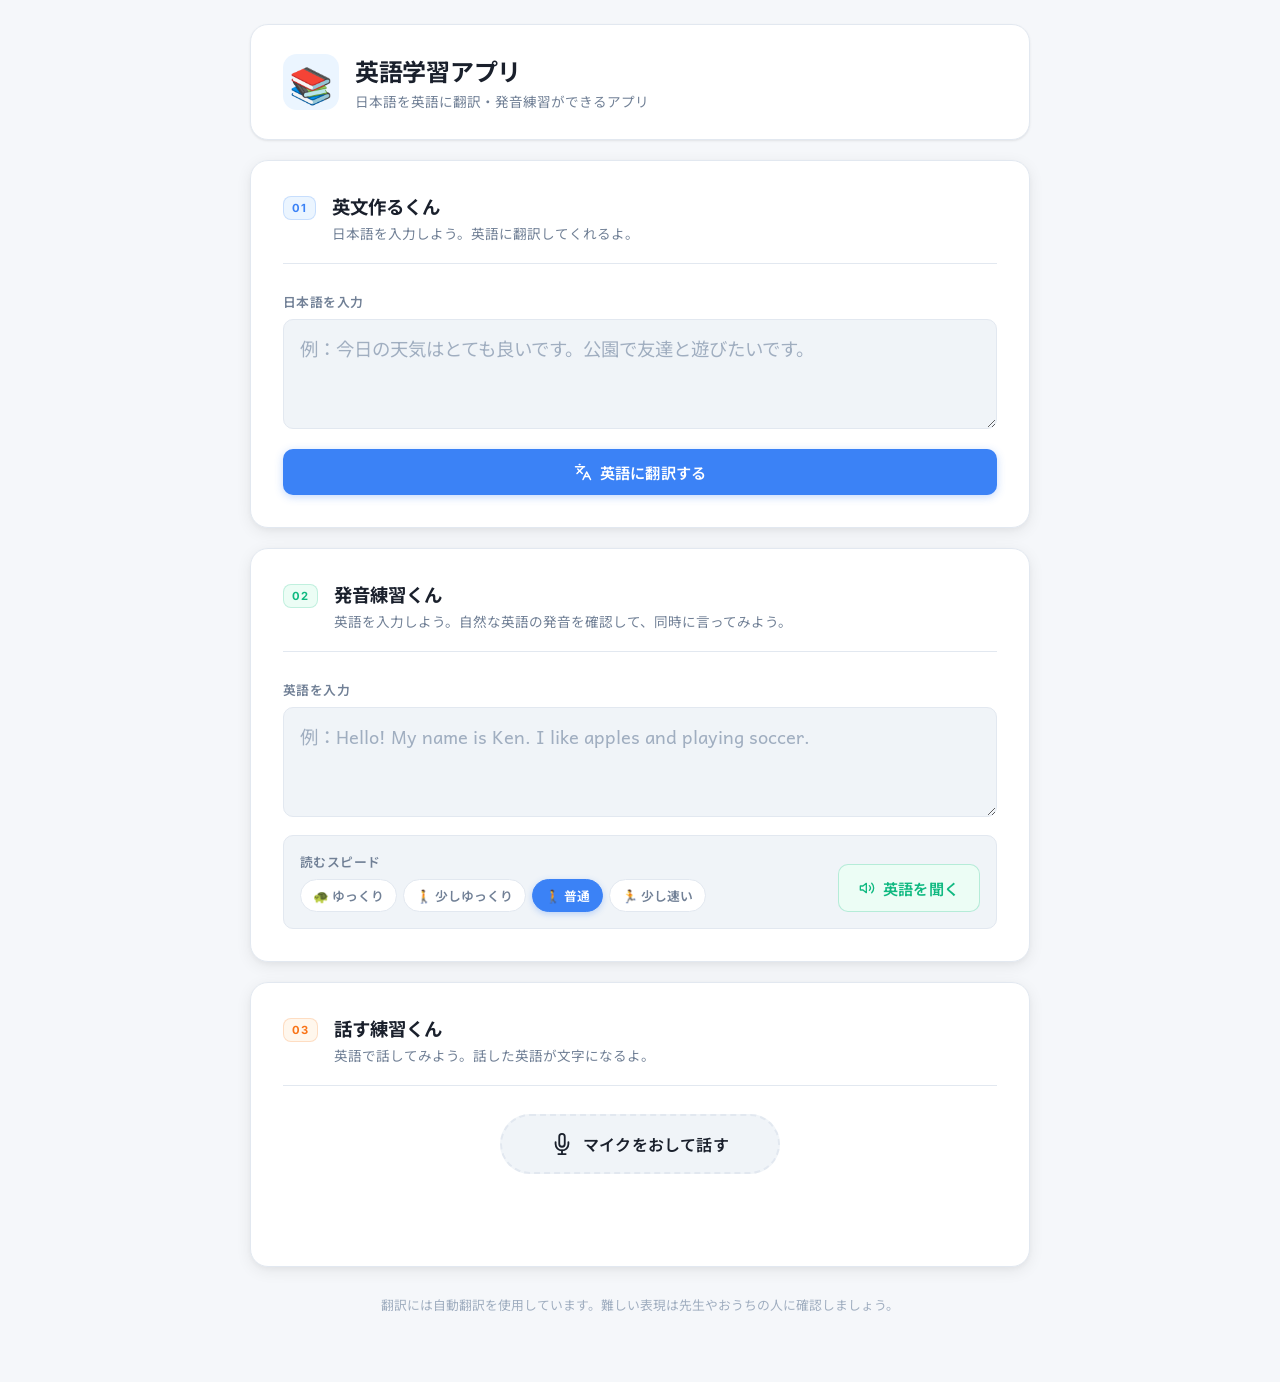
<file: index.html>
<!DOCTYPE html>
<html lang="ja">

<head>
  <meta charset="UTF-8">
  <meta name="viewport" content="width=device-width, initial-scale=1.0">
  <title>英語学習アプリ</title>
  <meta name="description" content="小学生高学年向け英語学習アプリ。日本語を英語に翻訳し、読み上げ・スピーキング練習機能付き。">
  <link
    href="https://fonts.googleapis.com/css2?family=Andika&family=Inter:wght@400;500;600;700&family=Noto+Sans+JP:wght@400;500;700&display=swap"
    rel="stylesheet">
  <link rel="stylesheet" href="style.css?v=2">
</head>

<body>
  <div class="app-container">
    <header>
      <div class="header-inner">
        <div class="logo">
          <span class="logo-icon">📚</span>
          <div>
            <h1>英語学習アプリ</h1>
            <p>日本語を英語に翻訳・発音練習ができるアプリ</p>
          </div>
        </div>
      </div>
    </header>

    <main>
      <!-- Section 1: Translation -->
      <section class="card" id="card-translate">
        <div class="card-header">
          <span class="section-num">01</span>
          <div>
            <h2>英文作るくん</h2>
            <p class="card-desc">日本語を入力しよう。英語に翻訳してくれるよ。</p>
          </div>
        </div>

        <div class="input-group">
          <label for="ja-input">日本語を入力</label>
          <textarea id="ja-input" placeholder="例：今日の天気はとても良いです。公園で友達と遊びたいです。"></textarea>
        </div>

        <button id="translate-btn" class="btn btn-primary">
          <svg xmlns="http://www.w3.org/2000/svg" width="18" height="18" viewBox="0 0 24 24" fill="none"
            stroke="currentColor" stroke-width="2" stroke-linecap="round" stroke-linejoin="round">
            <path d="M5 8l6 6" />
            <path d="M4 14l6-6 2-2" />
            <path d="M2 5h12" />
            <path d="M7 2h1" />
            <path d="M22 22l-5-10-5 10" />
            <path d="M14 18h6" />
          </svg>
          英語に翻訳する
        </button>

        <div id="en-result-container" class="result-box hidden">
          <div class="result-label">
            <svg xmlns="http://www.w3.org/2000/svg" width="14" height="14" viewBox="0 0 24 24" fill="none"
              stroke="currentColor" stroke-width="2" stroke-linecap="round" stroke-linejoin="round">
              <polyline points="20 6 9 17 4 12" />
            </svg>
            翻訳結果
          </div>
          <p id="en-result-text" class="result-text four-lines-bg"></p>

          <div class="audio-controls">
            <div class="speed-group">
              <label for="speed-1">読むスピード</label>
              <div class="speed-pills" id="speed-pills-1" data-target="speed-1">
                <button class="pill" data-value="0.5">🐢 ゆっくり</button>
                <button class="pill" data-value="0.65">🚶 少しゆっくり</button>
                <button class="pill active" data-value="0.8">🚶 普通</button>
                <button class="pill" data-value="1.1">🏃 少し速い</button>
              </div>
              <input type="hidden" id="speed-1" value="0.8">
            </div>
            <button id="speak-translated-btn" class="btn btn-voice">
              <svg xmlns="http://www.w3.org/2000/svg" width="16" height="16" viewBox="0 0 24 24" fill="none"
                stroke="currentColor" stroke-width="2" stroke-linecap="round" stroke-linejoin="round">
                <polygon points="11 5 6 9 2 9 2 15 6 15 11 19 11 5" />
                <path d="M19.07 4.93a10 10 0 0 1 0 14.14" />
                <path d="M15.54 8.46a5 5 0 0 1 0 7.07" />
              </svg>
              英語を聞く
            </button>
          </div>
        </div>
      </section>

      <!-- Section 2: Read custom English -->
      <section class="card" id="card-read">
        <div class="card-header">
          <span class="section-num">02</span>
          <div>
            <h2>発音練習くん</h2>
            <p class="card-desc">英語を入力しよう。自然な英語の発音を確認して、同時に言ってみよう。</p>
          </div>
        </div>

        <div class="input-group">
          <label for="en-input">英語を入力</label>
          <textarea id="en-input" placeholder="例：Hello! My name is Ken. I like apples and playing soccer."></textarea>
        </div>

        <div class="audio-controls">
          <div class="speed-group">
            <label>読むスピード</label>
            <div class="speed-pills" id="speed-pills-2" data-target="speed-2">
              <button class="pill" data-value="0.5">🐢 ゆっくり</button>
              <button class="pill" data-value="0.65">🚶 少しゆっくり</button>
              <button class="pill active" data-value="0.8">🚶 普通</button>
              <button class="pill" data-value="1.1">🏃 少し速い</button>
            </div>
            <input type="hidden" id="speed-2" value="0.8">
          </div>
          <button id="speak-input-btn" class="btn btn-voice">
            <svg xmlns="http://www.w3.org/2000/svg" width="16" height="16" viewBox="0 0 24 24" fill="none"
              stroke="currentColor" stroke-width="2" stroke-linecap="round" stroke-linejoin="round">
              <polygon points="11 5 6 9 2 9 2 15 6 15 11 19 11 5" />
              <path d="M19.07 4.93a10 10 0 0 1 0 14.14" />
              <path d="M15.54 8.46a5 5 0 0 1 0 7.07" />
            </svg>
            英語を聞く
          </button>
        </div>
      </section>

      <!-- Section 3: Speaking Practice -->
      <section class="card" id="card-speak">
        <div class="card-header">
          <span class="section-num">03</span>
          <div>
            <h2>話す練習くん</h2>
            <p class="card-desc">英語で話してみよう。話した英語が文字になるよ。</p>
          </div>
        </div>

        <div class="speak-area">
          <button id="start-speech-btn" class="btn btn-record">
            <svg class="mic-icon" xmlns="http://www.w3.org/2000/svg" width="22" height="22" viewBox="0 0 24 24"
              fill="none" stroke="currentColor" stroke-width="2" stroke-linecap="round" stroke-linejoin="round">
              <path d="M12 1a3 3 0 0 0-3 3v8a3 3 0 0 0 6 0V4a3 3 0 0 0-3-3z" />
              <path d="M19 10v2a7 7 0 0 1-14 0v-2" />
              <line x1="12" y1="19" x2="12" y2="23" />
              <line x1="8" y1="23" x2="16" y2="23" />
            </svg>
            <span id="speech-btn-text">マイクをおして話す</span>
          </button>

          <div class="waveform-container" id="waveform" aria-hidden="true">
            <span></span><span></span><span></span><span></span><span></span>
            <span></span><span></span><span></span><span></span><span></span>
          </div>

          <div id="speech-result-container" class="speech-result-box hidden">
            <div class="result-label">
              <svg xmlns="http://www.w3.org/2000/svg" width="14" height="14" viewBox="0 0 24 24" fill="none"
                stroke="currentColor" stroke-width="2" stroke-linecap="round" stroke-linejoin="round">
                <polyline points="20 6 9 17 4 12" />
              </svg>
              認識した英語
            </div>
            <p id="speech-result-text" class="result-text"></p>
            <div class="speech-feedback" id="speech-feedback"></div>
          </div>

          <div id="speech-not-supported" class="warning-box hidden">
            ⚠️ このブラウザは音声認識に対応していません。Google Chromeを使ってください。
          </div>
        </div>
      </section>
    </main>

    <footer>
      <p>翻訳には自動翻訳を使用しています。難しい表現は先生やおうちの人に確認しましょう。</p>
    </footer>
  </div>
  <script src="script.js"></script>
</body>

</html>
</file>
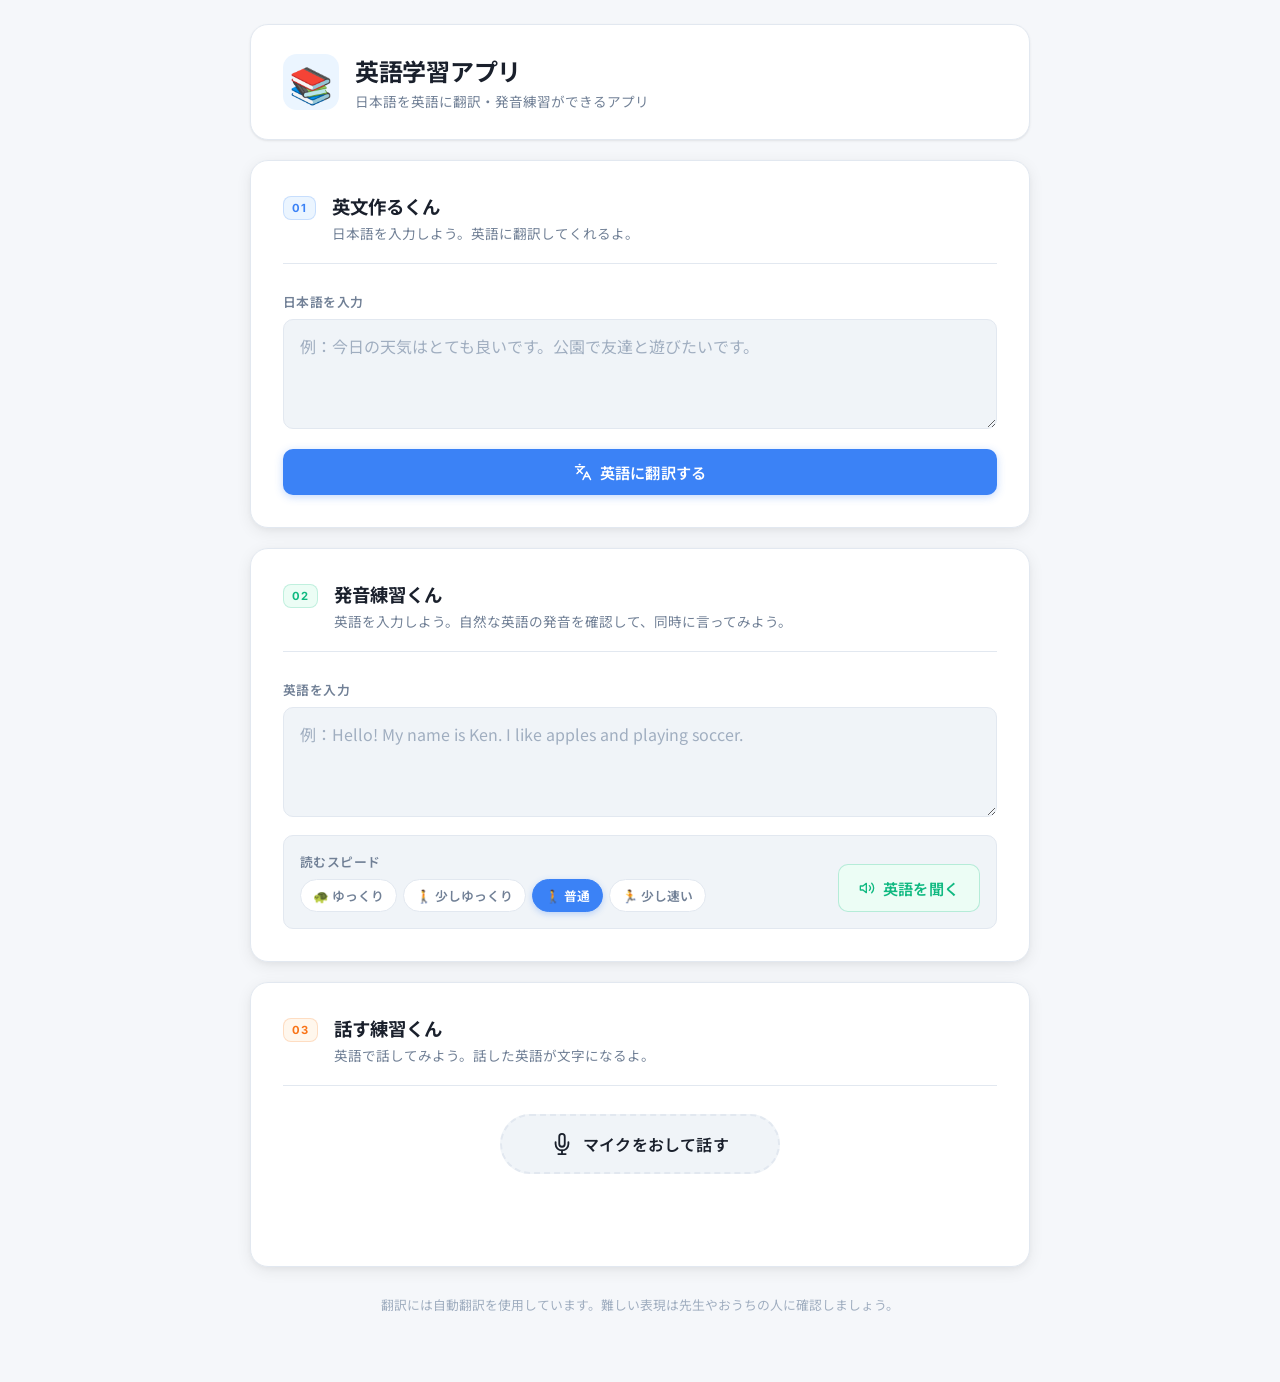
<file: all-in-one.html>
<!DOCTYPE html>
<html lang="ja">

<head>
  <meta charset="UTF-8">
  <meta name="viewport" content="width=device-width, initial-scale=1.0">
  <title>英語学習アプリ</title>
  <meta name="description" content="小学生高学年向け英語学習アプリ。日本語を英語に翻訳し、読み上げ・スピーキング練習機能付き。">
  <link
    href="https://fonts.googleapis.com/css2?family=Andika&family=Inter:wght@400;500;600;700&family=Noto+Sans+JP:wght@400;500;700&display=swap"
    rel="stylesheet">
  <link rel="stylesheet" href="style.css?v=2">
  <style>
    :root {
      --bg: #F5F7FA;
      --surface: #FFFFFF;
      --surface-2: #F0F4F8;
      --border: #E2E8F0;
      --text-primary: #1A202C;
      --text-secondary: #718096;
      --text-muted: #A0AEC0;
      --blue: #3B82F6;
      --blue-light: #EBF5FF;
      --blue-dark: #2563EB;
      --green: #10B981;
      --green-light: #ECFDF5;
      --red: #EF4444;
      --red-light: #FEF2F2;
      --orange: #F97316;
      --shadow-sm: 0 1px 3px rgba(0, 0, 0, 0.06), 0 1px 2px rgba(0, 0, 0, 0.04);
      --shadow: 0 4px 16px rgba(0, 0, 0, 0.07), 0 2px 6px rgba(0, 0, 0, 0.04);
      --shadow-lg: 0 12px 40px rgba(0, 0, 0, 0.10), 0 4px 12px rgba(0, 0, 0, 0.06);
      --radius: 18px;
      --radius-sm: 10px;
      --transition: all 0.2s cubic-bezier(0.4, 0, 0.2, 1);
    }

    * {
      box-sizing: border-box;
      margin: 0;
      padding: 0;
    }

    body {
      font-family: 'Noto Sans JP', 'Inter', sans-serif;
      background: var(--bg);
      color: var(--text-primary);
      min-height: 100vh;
      padding: 24px 16px 60px;
    }

    .app-container {
      max-width: 780px;
      margin: 0 auto;
      display: flex;
      flex-direction: column;
      gap: 20px;
    }

    /* ---- Header ---- */
    header {
      padding: 28px 32px;
      background: var(--surface);
      border-radius: var(--radius);
      border: 1px solid var(--border);
      box-shadow: var(--shadow-sm);
      animation: fadeDown 0.5s ease forwards;
    }

    @keyframes fadeDown {
      from {
        opacity: 0;
        transform: translateY(-12px);
      }

      to {
        opacity: 1;
        transform: translateY(0);
      }
    }

    .header-inner {
      display: flex;
      align-items: center;
    }

    .logo {
      display: flex;
      align-items: center;
      gap: 16px;
    }

    .logo-icon {
      font-size: 2.2rem;
      width: 56px;
      height: 56px;
      background: var(--blue-light);
      border-radius: 14px;
      display: flex;
      align-items: center;
      justify-content: center;
      flex-shrink: 0;
    }

    header h1 {
      font-size: 1.5rem;
      font-weight: 700;
      color: var(--text-primary);
      letter-spacing: -0.3px;
    }

    header p {
      font-size: 0.85rem;
      color: var(--text-secondary);
      margin-top: 3px;
    }

    /* ---- Cards ---- */
    main {
      display: flex;
      flex-direction: column;
      gap: 20px;
    }

    .card {
      background: var(--surface);
      border-radius: var(--radius);
      padding: 32px;
      border: 1px solid var(--border);
      box-shadow: var(--shadow);
      opacity: 0;
      animation: fadeUp 0.5s ease forwards;
    }

    .card:nth-child(1) {
      animation-delay: 0.08s;
    }

    .card:nth-child(2) {
      animation-delay: 0.16s;
    }

    .card:nth-child(3) {
      animation-delay: 0.24s;
    }

    @keyframes fadeUp {
      from {
        opacity: 0;
        transform: translateY(16px);
      }

      to {
        opacity: 1;
        transform: translateY(0);
      }
    }

    .card-header {
      display: flex;
      align-items: flex-start;
      gap: 16px;
      margin-bottom: 28px;
      padding-bottom: 20px;
      border-bottom: 1px solid var(--border);
    }

    .section-num {
      font-family: 'Inter', monospace;
      font-size: 0.7rem;
      font-weight: 700;
      color: var(--blue);
      background: var(--blue-light);
      border: 1px solid rgba(59, 130, 246, 0.2);
      border-radius: 8px;
      padding: 4px 8px;
      letter-spacing: 1px;
      margin-top: 3px;
      flex-shrink: 0;
    }

    #card-speak .section-num {
      color: var(--orange);
      background: #FFF7ED;
      border-color: rgba(249, 115, 22, 0.2);
    }

    #card-read .section-num {
      color: var(--green);
      background: var(--green-light);
      border-color: rgba(16, 185, 129, 0.2);
    }

    .card h2 {
      font-size: 1.15rem;
      font-weight: 700;
      color: var(--text-primary);
      margin-bottom: 4px;
    }

    .card-desc {
      font-size: 0.85rem;
      color: var(--text-secondary);
    }

    /* ---- Inputs ---- */
    .input-group {
      display: flex;
      flex-direction: column;
      gap: 8px;
      margin-bottom: 16px;
    }

    label {
      font-size: 0.8rem;
      font-weight: 600;
      color: var(--text-secondary);
      letter-spacing: 0.4px;
      text-transform: uppercase;
    }

    textarea {
      width: 100%;
      height: 110px;
      padding: 14px 16px;
      background: var(--surface-2);
      border: 1.5px solid var(--border);
      border-radius: var(--radius-sm);
      color: var(--text-primary);
      font-family: inherit;
      font-size: 1rem;
      line-height: 1.6;
      resize: vertical;
      transition: var(--transition);
    }

    textarea::placeholder {
      color: var(--text-muted);
    }

    textarea:focus {
      outline: none;
      border-color: var(--blue);
      background: var(--surface);
      box-shadow: 0 0 0 3px rgba(59, 130, 246, 0.1);
    }

    /* ---- Buttons ---- */
    .btn {
      font-family: inherit;
      font-weight: 600;
      font-size: 0.95rem;
      cursor: pointer;
      border: none;
      border-radius: var(--radius-sm);
      padding: 12px 20px;
      transition: var(--transition);
      display: inline-flex;
      align-items: center;
      justify-content: center;
      gap: 8px;
      letter-spacing: 0.2px;
    }

    .btn-primary {
      width: 100%;
      background: var(--blue);
      color: white;
      margin-top: 4px;
      box-shadow: 0 2px 8px rgba(59, 130, 246, 0.3);
    }

    .btn-primary:hover {
      background: var(--blue-dark);
      box-shadow: 0 4px 16px rgba(59, 130, 246, 0.4);
      transform: translateY(-1px);
    }

    .btn-primary:active {
      transform: translateY(0);
    }

    .btn-primary:disabled {
      opacity: 0.6;
      cursor: not-allowed;
      transform: none;
      box-shadow: none;
    }

    .btn-voice {
      background: var(--green-light);
      color: var(--green);
      border: 1.5px solid rgba(16, 185, 129, 0.25);
      white-space: nowrap;
    }

    .btn-voice:hover {
      background: var(--green);
      color: white;
      border-color: transparent;
      box-shadow: 0 4px 12px rgba(16, 185, 129, 0.35);
      transform: translateY(-1px);
    }

    .btn-record {
      width: 100%;
      max-width: 280px;
      padding: 16px 28px;
      font-size: 1rem;
      background: var(--surface-2);
      color: var(--text-primary);
      border: 2px dashed var(--border);
      border-radius: 50px;
      gap: 10px;
    }

    .btn-record:hover {
      border-color: var(--orange);
      color: var(--orange);
      background: #FFF7ED;
      transform: translateY(-1px);
    }

    .btn-record.recording {
      background: #FEF2F2;
      border: 2px solid var(--red);
      color: var(--red);
      animation: recordPulse 1.5s ease-in-out infinite;
    }

    @keyframes recordPulse {

      0%,
      100% {
        box-shadow: 0 0 0 0 rgba(239, 68, 68, 0.3);
      }

      50% {
        box-shadow: 0 0 0 10px rgba(239, 68, 68, 0);
      }
    }

    /* ---- Result boxes ---- */
    .result-box {
      margin-top: 20px;
      background: var(--blue-light);
      border: 1.5px solid rgba(59, 130, 246, 0.2);
      border-radius: var(--radius-sm);
      padding: 20px;
      animation: fadeIn 0.35s ease;
    }

    .speech-result-box {
      margin-top: 20px;
      background: #FFF7ED;
      border: 1.5px solid rgba(249, 115, 22, 0.2);
      border-radius: var(--radius-sm);
      padding: 20px;
      animation: fadeIn 0.35s ease;
    }

    @keyframes fadeIn {
      from {
        opacity: 0;
        transform: scale(0.98);
      }

      to {
        opacity: 1;
        transform: scale(1);
      }
    }

    .hidden {
      display: none !important;
    }

    .result-label {
      display: flex;
      align-items: center;
      gap: 6px;
      font-size: 0.75rem;
      font-weight: 700;
      color: var(--blue);
      text-transform: uppercase;
      letter-spacing: 0.8px;
      margin-bottom: 10px;
    }

    .speech-result-box .result-label {
      color: var(--orange);
    }

    .result-text {
      font-size: 1.25rem;
      font-weight: 600;
      color: var(--text-primary);
      line-height: 1.7;
      word-break: break-word;
    }

    /* ---- Speed pills ---- */
    .audio-controls {
      display: flex;
      flex-wrap: wrap;
      align-items: flex-end;
      gap: 16px;
      margin-top: 18px;
      padding: 16px;
      background: var(--surface-2);
      border-radius: var(--radius-sm);
      border: 1px solid var(--border);
    }

    .speed-group {
      display: flex;
      flex-direction: column;
      gap: 8px;
      flex: 1;
      min-width: 200px;
    }

    .speed-pills {
      display: flex;
      gap: 6px;
      flex-wrap: wrap;
    }

    .pill {
      font-family: inherit;
      font-size: 0.8rem;
      font-weight: 600;
      cursor: pointer;
      padding: 6px 12px;
      border-radius: 50px;
      border: 1.5px solid var(--border);
      background: var(--surface);
      color: var(--text-secondary);
      transition: var(--transition);
    }

    .pill:hover {
      border-color: var(--blue);
      color: var(--blue);
      background: var(--blue-light);
    }

    .pill.active {
      background: var(--blue);
      color: white;
      border-color: var(--blue);
      box-shadow: 0 2px 6px rgba(59, 130, 246, 0.3);
    }

    /* ---- Speaking section ---- */
    .speak-area {
      display: flex;
      flex-direction: column;
      align-items: center;
      gap: 20px;
    }

    /* ---- Waveform ---- */
    .waveform-container {
      display: flex;
      align-items: center;
      justify-content: center;
      gap: 4px;
      height: 40px;
      opacity: 0;
      transition: opacity 0.3s ease;
    }

    .waveform-container.active {
      opacity: 1;
    }

    .waveform-container span {
      display: block;
      width: 4px;
      background: var(--orange);
      border-radius: 4px;
      height: 6px;
      animation: none;
    }

    .waveform-container.active span {
      animation: wave 1.2s ease-in-out infinite;
    }

    .waveform-container span:nth-child(1) {
      animation-delay: 0s;
    }

    .waveform-container span:nth-child(2) {
      animation-delay: 0.1s;
    }

    .waveform-container span:nth-child(3) {
      animation-delay: 0.2s;
    }

    .waveform-container span:nth-child(4) {
      animation-delay: 0.3s;
    }

    .waveform-container span:nth-child(5) {
      animation-delay: 0.4s;
    }

    .waveform-container span:nth-child(6) {
      animation-delay: 0.5s;
    }

    .waveform-container span:nth-child(7) {
      animation-delay: 0.4s;
    }

    .waveform-container span:nth-child(8) {
      animation-delay: 0.3s;
    }

    .waveform-container span:nth-child(9) {
      animation-delay: 0.2s;
    }

    .waveform-container span:nth-child(10) {
      animation-delay: 0.1s;
    }

    @keyframes wave {

      0%,
      100% {
        height: 6px;
      }

      50% {
        height: 32px;
      }
    }

    /* ---- Speech feedback ---- */
    .speech-feedback {
      margin-top: 12px;
      font-size: 0.9rem;
      font-weight: 600;
      padding: 10px 14px;
      border-radius: 8px;
      background: var(--surface);
      border: 1px solid var(--border);
      display: none;
    }

    .speech-feedback:not(:empty) {
      display: block;
    }

    /* ---- Warning ---- */
    .warning-box {
      background: #FEFCE8;
      border: 1.5px solid #FDE047;
      border-radius: var(--radius-sm);
      padding: 16px;
      font-size: 0.9rem;
      color: #854D0E;
      width: 100%;
    }

    /* ---- Footer ---- */
    footer {
      text-align: center;
      font-size: 0.8rem;
      color: var(--text-muted);
      padding: 8px;
    }

    /* ---- Responsive ---- */
    @media (max-width: 600px) {
      body {
        padding: 16px 12px 48px;
      }

      .card {
        padding: 24px 20px;
      }

      header {
        padding: 20px;
      }

      header h1 {
        font-size: 1.3rem;
      }

      .audio-controls {
        flex-direction: column;
        align-items: stretch;
      }

      .btn-voice {
        width: 100%;
      }
    }
  </style>
</head>

<body>
  <div class="app-container">
    <header>
      <div class="header-inner">
        <div class="logo">
          <span class="logo-icon">📚</span>
          <div>
            <h1>英語学習アプリ</h1>
            <p>日本語を英語に翻訳・発音練習ができるアプリ</p>
          </div>
        </div>
      </div>
    </header>

    <main>
      <!-- Section 1: Translation -->
      <section class="card" id="card-translate">
        <div class="card-header">
          <span class="section-num">01</span>
          <div>
            <h2>英文作るくん</h2>
            <p class="card-desc">日本語を入力しよう。英語に翻訳してくれるよ。</p>
          </div>
        </div>

        <div class="input-group">
          <label for="ja-input">日本語を入力</label>
          <textarea id="ja-input" placeholder="例：今日の天気はとても良いです。公園で友達と遊びたいです。"></textarea>
        </div>

        <button id="translate-btn" class="btn btn-primary">
          <svg xmlns="http://www.w3.org/2000/svg" width="18" height="18" viewBox="0 0 24 24" fill="none"
            stroke="currentColor" stroke-width="2" stroke-linecap="round" stroke-linejoin="round">
            <path d="M5 8l6 6" />
            <path d="M4 14l6-6 2-2" />
            <path d="M2 5h12" />
            <path d="M7 2h1" />
            <path d="M22 22l-5-10-5 10" />
            <path d="M14 18h6" />
          </svg>
          英語に翻訳する
        </button>

        <div id="en-result-container" class="result-box hidden">
          <div class="result-label">
            <svg xmlns="http://www.w3.org/2000/svg" width="14" height="14" viewBox="0 0 24 24" fill="none"
              stroke="currentColor" stroke-width="2" stroke-linecap="round" stroke-linejoin="round">
              <polyline points="20 6 9 17 4 12" />
            </svg>
            翻訳結果
          </div>
          <p id="en-result-text" class="result-text four-lines-bg"></p>

          <div class="audio-controls">
            <div class="speed-group">
              <label for="speed-1">読むスピード</label>
              <div class="speed-pills" id="speed-pills-1" data-target="speed-1">
                <button class="pill" data-value="0.5">🐢 ゆっくり</button>
                <button class="pill" data-value="0.65">🚶 少しゆっくり</button>
                <button class="pill active" data-value="0.8">🚶 普通</button>
                <button class="pill" data-value="1.1">🏃 少し速い</button>
              </div>
              <input type="hidden" id="speed-1" value="0.8">
            </div>
            <button id="speak-translated-btn" class="btn btn-voice">
              <svg xmlns="http://www.w3.org/2000/svg" width="16" height="16" viewBox="0 0 24 24" fill="none"
                stroke="currentColor" stroke-width="2" stroke-linecap="round" stroke-linejoin="round">
                <polygon points="11 5 6 9 2 9 2 15 6 15 11 19 11 5" />
                <path d="M19.07 4.93a10 10 0 0 1 0 14.14" />
                <path d="M15.54 8.46a5 5 0 0 1 0 7.07" />
              </svg>
              英語を聞く
            </button>
          </div>
        </div>
      </section>

      <!-- Section 2: Read custom English -->
      <section class="card" id="card-read">
        <div class="card-header">
          <span class="section-num">02</span>
          <div>
            <h2>発音練習くん</h2>
            <p class="card-desc">英語を入力しよう。自然な英語の発音を確認して、同時に言ってみよう。</p>
          </div>
        </div>

        <div class="input-group">
          <label for="en-input">英語を入力</label>
          <textarea id="en-input" placeholder="例：Hello! My name is Ken. I like apples and playing soccer."></textarea>
        </div>

        <div class="audio-controls">
          <div class="speed-group">
            <label>読むスピード</label>
            <div class="speed-pills" id="speed-pills-2" data-target="speed-2">
              <button class="pill" data-value="0.5">🐢 ゆっくり</button>
              <button class="pill" data-value="0.65">🚶 少しゆっくり</button>
              <button class="pill active" data-value="0.8">🚶 普通</button>
              <button class="pill" data-value="1.1">🏃 少し速い</button>
            </div>
            <input type="hidden" id="speed-2" value="0.8">
          </div>
          <button id="speak-input-btn" class="btn btn-voice">
            <svg xmlns="http://www.w3.org/2000/svg" width="16" height="16" viewBox="0 0 24 24" fill="none"
              stroke="currentColor" stroke-width="2" stroke-linecap="round" stroke-linejoin="round">
              <polygon points="11 5 6 9 2 9 2 15 6 15 11 19 11 5" />
              <path d="M19.07 4.93a10 10 0 0 1 0 14.14" />
              <path d="M15.54 8.46a5 5 0 0 1 0 7.07" />
            </svg>
            英語を聞く
          </button>
        </div>
      </section>

      <!-- Section 3: Speaking Practice -->
      <section class="card" id="card-speak">
        <div class="card-header">
          <span class="section-num">03</span>
          <div>
            <h2>話す練習くん</h2>
            <p class="card-desc">英語で話してみよう。話した英語が文字になるよ。</p>
          </div>
        </div>

        <div class="speak-area">
          <button id="start-speech-btn" class="btn btn-record">
            <svg class="mic-icon" xmlns="http://www.w3.org/2000/svg" width="22" height="22" viewBox="0 0 24 24"
              fill="none" stroke="currentColor" stroke-width="2" stroke-linecap="round" stroke-linejoin="round">
              <path d="M12 1a3 3 0 0 0-3 3v8a3 3 0 0 0 6 0V4a3 3 0 0 0-3-3z" />
              <path d="M19 10v2a7 7 0 0 1-14 0v-2" />
              <line x1="12" y1="19" x2="12" y2="23" />
              <line x1="8" y1="23" x2="16" y2="23" />
            </svg>
            <span id="speech-btn-text">マイクをおして話す</span>
          </button>

          <div class="waveform-container" id="waveform" aria-hidden="true">
            <span></span><span></span><span></span><span></span><span></span>
            <span></span><span></span><span></span><span></span><span></span>
          </div>

          <div id="speech-result-container" class="speech-result-box hidden">
            <div class="result-label">
              <svg xmlns="http://www.w3.org/2000/svg" width="14" height="14" viewBox="0 0 24 24" fill="none"
                stroke="currentColor" stroke-width="2" stroke-linecap="round" stroke-linejoin="round">
                <polyline points="20 6 9 17 4 12" />
              </svg>
              認識した英語
            </div>
            <p id="speech-result-text" class="result-text"></p>
            <div class="speech-feedback" id="speech-feedback"></div>
          </div>

          <div id="speech-not-supported" class="warning-box hidden">
            ⚠️ このブラウザは音声認識に対応していません。Google Chromeを使ってください。
          </div>
        </div>
      </section>
    </main>

    <footer>
      <p>翻訳には自動翻訳を使用しています。難しい表現は先生やおうちの人に確認しましょう。</p>
    </footer>
  </div>

  <script>
    document.addEventListener('DOMContentLoaded', () => {
      const jaInput = document.getElementById('ja-input');
      const translateBtn = document.getElementById('translate-btn');
      const enResultContainer = document.getElementById('en-result-container');
      const enResultText = document.getElementById('en-result-text');
      const speakTranslatedBtn = document.getElementById('speak-translated-btn');
      const enInput = document.getElementById('en-input');
      const speakInputBtn = document.getElementById('speak-input-btn');
      const startSpeechBtn = document.getElementById('start-speech-btn');
      const speechBtnText = document.getElementById('speech-btn-text');
      const waveform = document.getElementById('waveform');
      const speechResultContainer = document.getElementById('speech-result-container');
      const speechResultText = document.getElementById('speech-result-text');
      const speechFeedback = document.getElementById('speech-feedback');
      const speechNotSupported = document.getElementById('speech-not-supported');

      // Speed pills
      document.querySelectorAll('.speed-pills').forEach(group => {
        const hiddenInput = document.getElementById(group.dataset.target);
        group.querySelectorAll('.pill').forEach(pill => {
          pill.addEventListener('click', () => {
            group.querySelectorAll('.pill').forEach(p => p.classList.remove('active'));
            pill.classList.add('active');
            hiddenInput.value = pill.dataset.value;
          });
        });
      });

      // Speech Synthesis
      const synth = window.speechSynthesis;
      let voices = [];
      function loadVoices() { voices = synth.getVoices(); }
      loadVoices();
      if (speechSynthesis.onvoiceschanged !== undefined) speechSynthesis.onvoiceschanged = loadVoices;

      function speak(text, rate) {
        if (!text) return;
        synth.cancel();
        const utterThis = new SpeechSynthesisUtterance(text);
        const enVoice = voices.find(v => v.lang.startsWith('en-US') && v.name.includes('Google'))
          || voices.find(v => v.lang.startsWith('en-US'))
          || voices.find(v => v.lang.startsWith('en'));
        if (enVoice) utterThis.voice = enVoice;
        utterThis.lang = 'en-US';
        utterThis.rate = parseFloat(rate);
        synth.speak(utterThis);
      }

      // Vocabulary simplifier
      function simplifyEnglish(text) {
        const map = {
          purchase: 'buy', require: 'need', assist: 'help', difficult: 'hard',
          comprehend: 'understand', reside: 'live', consume: 'eat', beverage: 'drink',
          obtain: 'get', receive: 'get', construct: 'make', manufacture: 'make',
          automobile: 'car', photograph: 'photo', attempt: 'try'
        };
        return Object.entries(map).reduce((str, [c, s]) =>
          str.replace(new RegExp(`\\b${c}\\b`, 'gi'), m =>
            m[0] === m[0].toUpperCase() ? s.charAt(0).toUpperCase() + s.slice(1) : s
          ), text);
      }

      // Translation
      async function translateJaToEn(text) {
        const url = `https://translate.googleapis.com/translate_a/single?client=gtx&sl=ja&tl=en&dt=t&q=${encodeURIComponent(text)}`;
        try {
          const res = await fetch(url);
          if (!res.ok) throw new Error();
          const data = await res.json();
          return simplifyEnglish(data[0].map(s => s[0]).join(''));
        } catch {
          return 'Sorry, translation failed. Please try again.';
        }
      }

      // Section 1
      translateBtn.addEventListener('click', async () => {
        const text = jaInput.value.trim();
        if (!text) { jaInput.focus(); return; }
        translateBtn.textContent = '翻訳中...';
        translateBtn.disabled = true;
        enResultContainer.classList.add('hidden');
        const result = await translateJaToEn(text);
        translateBtn.innerHTML = `<svg xmlns="http://www.w3.org/2000/svg" width="18" height="18" viewBox="0 0 24 24" fill="none" stroke="currentColor" stroke-width="2" stroke-linecap="round" stroke-linejoin="round"><path d="M5 8l6 6"/><path d="M4 14l6-6 2-2"/><path d="M2 5h12"/><path d="M7 2h1"/><path d="M22 22l-5-10-5 10"/><path d="M14 18h6"/></svg> 英語に翻訳する`;
        translateBtn.disabled = false;
        enResultText.textContent = result;
        enResultContainer.classList.remove('hidden');
      });
      speakTranslatedBtn.addEventListener('click', () => speak(enResultText.textContent, document.getElementById('speed-1').value));

      // Section 2
      speakInputBtn.addEventListener('click', () => {
        const text = enInput.value.trim();
        if (!text) { enInput.focus(); return; }
        speak(text, document.getElementById('speed-2').value);
      });

      // Section 3 — Speech recognition
      const SpeechRecognition = window.SpeechRecognition || window.webkitSpeechRecognition;
      if (!SpeechRecognition) {
        startSpeechBtn.classList.add('hidden');
        speechNotSupported.classList.remove('hidden');
      } else {
        const recognition = new SpeechRecognition();
        recognition.lang = 'en-US';
        recognition.interimResults = true;
        recognition.continuous = true;
        let isRecording = false;

        function startRecording() {
          isRecording = true;
          startSpeechBtn.classList.add('recording');
          speechBtnText.textContent = 'タップして停止';
          waveform.classList.add('active');
          speechResultContainer.classList.add('hidden');
          speechFeedback.textContent = '';
          recognition.start();
        }
        function stopRecording() {
          isRecording = false;
          startSpeechBtn.classList.remove('recording');
          speechBtnText.textContent = 'マイクをおして話す';
          waveform.classList.remove('active');
          recognition.stop();
        }

        startSpeechBtn.addEventListener('click', () => isRecording ? stopRecording() : startRecording());

        recognition.addEventListener('result', e => {
          const transcript = Array.from(e.results).map(r => r[0].transcript).join('');
          speechResultText.textContent = transcript;
          speechResultContainer.classList.remove('hidden');
          if (e.results[0].isFinal) {
            const conf = Math.round(e.results[0][0].confidence * 100);
            if (conf >= 75) { speechFeedback.style.color = '#10B981'; speechFeedback.textContent = `✅ よく聞き取れました！ (認識度: ${conf}%)`; }
            else if (conf >= 50) { speechFeedback.style.color = '#F97316'; speechFeedback.textContent = `🔄 もう少しゆっくり話してみよう (認識度: ${conf}%)`; }
            else { speechFeedback.style.color = '#EF4444'; speechFeedback.textContent = `🎤 もう一度はっきり話してみよう (認識度: ${conf}%)`; }
          }
        });
        recognition.addEventListener('end', () => { if (isRecording) stopRecording(); });
        recognition.addEventListener('error', e => {
          stopRecording();
          if (e.error === 'no-speech') {
            speechFeedback.style.color = '#F97316';
            speechFeedback.textContent = '🎤 声が聞き取れませんでした。マイクに向かって話してみよう。';
            speechResultContainer.classList.remove('hidden');
          }
        });
      }
    });
  </script>
</body>

</html>
</file>
<file: style.css>
:root {
  --bg: #F5F7FA;
  --surface: #FFFFFF;
  --surface-2: #F0F4F8;
  --border: #E2E8F0;
  --text-primary: #1A202C;
  --text-secondary: #718096;
  --text-muted: #A0AEC0;
  --blue: #3B82F6;
  --blue-light: #EBF5FF;
  --blue-dark: #2563EB;
  --green: #10B981;
  --green-light: #ECFDF5;
  --red: #EF4444;
  --red-light: #FEF2F2;
  --orange: #F97316;
  --shadow-sm: 0 1px 3px rgba(0, 0, 0, 0.06), 0 1px 2px rgba(0, 0, 0, 0.04);
  --shadow: 0 4px 16px rgba(0, 0, 0, 0.07), 0 2px 6px rgba(0, 0, 0, 0.04);
  --shadow-lg: 0 12px 40px rgba(0, 0, 0, 0.10), 0 4px 12px rgba(0, 0, 0, 0.06);
  --radius: 18px;
  --radius-sm: 10px;
  --transition: all 0.2s cubic-bezier(0.4, 0, 0.2, 1);
}

* {
  box-sizing: border-box;
  margin: 0;
  padding: 0;
}

body {
  font-family: 'Noto Sans JP', 'Inter', sans-serif;
  background: var(--bg);
  color: var(--text-primary);
  min-height: 100vh;
  padding: 24px 16px 60px;
}

.app-container {
  max-width: 780px;
  margin: 0 auto;
  display: flex;
  flex-direction: column;
  gap: 20px;
}

/* ---- Header ---- */
header {
  padding: 28px 32px;
  background: var(--surface);
  border-radius: var(--radius);
  border: 1px solid var(--border);
  box-shadow: var(--shadow-sm);
  animation: fadeDown 0.5s ease forwards;
}

@keyframes fadeDown {
  from {
    opacity: 0;
    transform: translateY(-12px);
  }

  to {
    opacity: 1;
    transform: translateY(0);
  }
}

.header-inner {
  display: flex;
  align-items: center;
}

.logo {
  display: flex;
  align-items: center;
  gap: 16px;
}

.logo-icon {
  font-size: 2.2rem;
  width: 56px;
  height: 56px;
  background: var(--blue-light);
  border-radius: 14px;
  display: flex;
  align-items: center;
  justify-content: center;
  flex-shrink: 0;
}

header h1 {
  font-size: 1.5rem;
  font-weight: 700;
  color: var(--text-primary);
  letter-spacing: -0.3px;
}

header p {
  font-size: 0.85rem;
  color: var(--text-secondary);
  margin-top: 3px;
}

/* ---- Cards ---- */
main {
  display: flex;
  flex-direction: column;
  gap: 20px;
}

.card {
  background: var(--surface);
  border-radius: var(--radius);
  padding: 32px;
  border: 1px solid var(--border);
  box-shadow: var(--shadow);
  opacity: 0;
  animation: fadeUp 0.5s ease forwards;
}

.card:nth-child(1) {
  animation-delay: 0.08s;
}

.card:nth-child(2) {
  animation-delay: 0.16s;
}

.card:nth-child(3) {
  animation-delay: 0.24s;
}

@keyframes fadeUp {
  from {
    opacity: 0;
    transform: translateY(16px);
  }

  to {
    opacity: 1;
    transform: translateY(0);
  }
}

.card-header {
  display: flex;
  align-items: flex-start;
  gap: 16px;
  margin-bottom: 28px;
  padding-bottom: 20px;
  border-bottom: 1px solid var(--border);
}

.section-num {
  font-family: 'Inter', monospace;
  font-size: 0.7rem;
  font-weight: 700;
  color: var(--blue);
  background: var(--blue-light);
  border: 1px solid rgba(59, 130, 246, 0.2);
  border-radius: 8px;
  padding: 4px 8px;
  letter-spacing: 1px;
  margin-top: 3px;
  flex-shrink: 0;
}

#card-speak .section-num {
  color: var(--orange);
  background: #FFF7ED;
  border-color: rgba(249, 115, 22, 0.2);
}

#card-read .section-num {
  color: var(--green);
  background: var(--green-light);
  border-color: rgba(16, 185, 129, 0.2);
}

.card h2 {
  font-size: 1.15rem;
  font-weight: 700;
  color: var(--text-primary);
  margin-bottom: 4px;
}

.card-desc {
  font-size: 0.85rem;
  color: var(--text-secondary);
}

/* ---- Inputs ---- */
.input-group {
  display: flex;
  flex-direction: column;
  gap: 8px;
  margin-bottom: 16px;
}

label {
  font-size: 0.8rem;
  font-weight: 600;
  color: var(--text-secondary);
  letter-spacing: 0.4px;
  text-transform: uppercase;
}

textarea {
  width: 100%;
  height: 110px;
  padding: 14px 16px;
  background: var(--surface-2);
  border: 1.5px solid var(--border);
  border-radius: var(--radius-sm);
  color: var(--text-primary);
  font-family: 'Andika', 'UD デジタル 教科書体 N-R', 'UD Digital Kyokasho-tai', 'Comic Sans MS', cursive, 'Noto Sans JP', sans-serif;
  font-size: 1.15rem;
  line-height: 1.6;
  resize: vertical;
  transition: var(--transition);
}

textarea::placeholder {
  color: var(--text-muted);
}

textarea:focus {
  outline: none;
  border-color: var(--blue);
  background: var(--surface);
  box-shadow: 0 0 0 3px rgba(59, 130, 246, 0.1);
}

/* ---- Buttons ---- */
.btn {
  font-family: inherit;
  font-weight: 600;
  font-size: 0.95rem;
  cursor: pointer;
  border: none;
  border-radius: var(--radius-sm);
  padding: 12px 20px;
  transition: var(--transition);
  display: inline-flex;
  align-items: center;
  justify-content: center;
  gap: 8px;
  letter-spacing: 0.2px;
}

.btn-primary {
  width: 100%;
  background: var(--blue);
  color: white;
  margin-top: 4px;
  box-shadow: 0 2px 8px rgba(59, 130, 246, 0.3);
}

.btn-primary:hover {
  background: var(--blue-dark);
  box-shadow: 0 4px 16px rgba(59, 130, 246, 0.4);
  transform: translateY(-1px);
}

.btn-primary:active {
  transform: translateY(0);
}

.btn-primary:disabled {
  opacity: 0.6;
  cursor: not-allowed;
  transform: none;
  box-shadow: none;
}

.btn-voice {
  background: var(--green-light);
  color: var(--green);
  border: 1.5px solid rgba(16, 185, 129, 0.25);
  white-space: nowrap;
}

.btn-voice:hover {
  background: var(--green);
  color: white;
  border-color: transparent;
  box-shadow: 0 4px 12px rgba(16, 185, 129, 0.35);
  transform: translateY(-1px);
}

.btn-record {
  width: 100%;
  max-width: 280px;
  padding: 16px 28px;
  font-size: 1rem;
  background: var(--surface-2);
  color: var(--text-primary);
  border: 2px dashed var(--border);
  border-radius: 50px;
  gap: 10px;
}

.btn-record:hover {
  border-color: var(--orange);
  color: var(--orange);
  background: #FFF7ED;
  transform: translateY(-1px);
}

.btn-record.recording {
  background: #FEF2F2;
  border: 2px solid var(--red);
  color: var(--red);
  animation: recordPulse 1.5s ease-in-out infinite;
}

@keyframes recordPulse {

  0%,
  100% {
    box-shadow: 0 0 0 0 rgba(239, 68, 68, 0.3);
  }

  50% {
    box-shadow: 0 0 0 10px rgba(239, 68, 68, 0);
  }
}

/* ---- Result boxes ---- */
.result-box {
  margin-top: 20px;
  background: var(--blue-light);
  border: 1.5px solid rgba(59, 130, 246, 0.2);
  border-radius: var(--radius-sm);
  padding: 20px;
  animation: fadeIn 0.35s ease;
}

.speech-result-box {
  margin-top: 20px;
  background: #FFF7ED;
  border: 1.5px solid rgba(249, 115, 22, 0.2);
  border-radius: var(--radius-sm);
  padding: 20px;
  animation: fadeIn 0.35s ease;
}

@keyframes fadeIn {
  from {
    opacity: 0;
    transform: scale(0.98);
  }

  to {
    opacity: 1;
    transform: scale(1);
  }
}

.hidden {
  display: none !important;
}

.result-label {
  display: flex;
  align-items: center;
  gap: 6px;
  font-size: 0.75rem;
  font-weight: 700;
  color: var(--blue);
  text-transform: uppercase;
  letter-spacing: 0.8px;
  margin-bottom: 10px;
}

.speech-result-box .result-label {
  color: var(--orange);
}

.result-text {
  font-size: 1.25rem;
  font-family: 'Andika', 'UD デジタル 教科書体 N-R', 'UD Digital Kyokasho-tai', 'Comic Sans MS', cursive, 'Noto Sans JP', sans-serif;
  font-weight: 600;
  color: var(--text-primary);
  line-height: 1.7;
  word-break: break-word;
}

/* ---- Four Lines Background for English Note ---- */
.four-lines-bg {
  font-family: 'Andika', 'UD デジタル 教科書体 N-R', 'UD Digital Kyokasho-tai', 'Comic Sans MS', cursive, 'Noto Sans JP', sans-serif;
  font-size: 30px;
  /* 約1.875rem */
  line-height: 60px;
  color: #1e293b;
  padding: 6px 16px 12px 16px;
  background-color: transparent;
  /* background-image / background-position はJSが実測値に基づき動的に設定 */
  background-size: 100% 60px;
  background-repeat: repeat-y;
  border-radius: 4px;
}

/* ---- Speed pills ---- */
.audio-controls {
  display: flex;
  flex-wrap: wrap;
  align-items: flex-end;
  gap: 16px;
  margin-top: 18px;
  padding: 16px;
  background: var(--surface-2);
  border-radius: var(--radius-sm);
  border: 1px solid var(--border);
}

.speed-group {
  display: flex;
  flex-direction: column;
  gap: 8px;
  flex: 1;
  min-width: 200px;
}

.speed-pills {
  display: flex;
  gap: 6px;
  flex-wrap: wrap;
}

.pill {
  font-family: inherit;
  font-size: 0.8rem;
  font-weight: 600;
  cursor: pointer;
  padding: 6px 12px;
  border-radius: 50px;
  border: 1.5px solid var(--border);
  background: var(--surface);
  color: var(--text-secondary);
  transition: var(--transition);
}

.pill:hover {
  border-color: var(--blue);
  color: var(--blue);
  background: var(--blue-light);
}

.pill.active {
  background: var(--blue);
  color: white;
  border-color: var(--blue);
  box-shadow: 0 2px 6px rgba(59, 130, 246, 0.3);
}

/* ---- Speaking section ---- */
.speak-area {
  display: flex;
  flex-direction: column;
  align-items: center;
  gap: 20px;
}

/* ---- Waveform ---- */
.waveform-container {
  display: flex;
  align-items: center;
  justify-content: center;
  gap: 4px;
  height: 40px;
  opacity: 0;
  transition: opacity 0.3s ease;
}

.waveform-container.active {
  opacity: 1;
}

.waveform-container span {
  display: block;
  width: 4px;
  background: var(--orange);
  border-radius: 4px;
  height: 6px;
  animation: none;
}

.waveform-container.active span {
  animation: wave 1.2s ease-in-out infinite;
}

.waveform-container span:nth-child(1) {
  animation-delay: 0s;
}

.waveform-container span:nth-child(2) {
  animation-delay: 0.1s;
}

.waveform-container span:nth-child(3) {
  animation-delay: 0.2s;
}

.waveform-container span:nth-child(4) {
  animation-delay: 0.3s;
}

.waveform-container span:nth-child(5) {
  animation-delay: 0.4s;
}

.waveform-container span:nth-child(6) {
  animation-delay: 0.5s;
}

.waveform-container span:nth-child(7) {
  animation-delay: 0.4s;
}

.waveform-container span:nth-child(8) {
  animation-delay: 0.3s;
}

.waveform-container span:nth-child(9) {
  animation-delay: 0.2s;
}

.waveform-container span:nth-child(10) {
  animation-delay: 0.1s;
}

@keyframes wave {

  0%,
  100% {
    height: 6px;
  }

  50% {
    height: 32px;
  }
}

/* ---- Speech feedback ---- */
.speech-feedback {
  margin-top: 12px;
  font-size: 0.9rem;
  font-weight: 600;
  padding: 10px 14px;
  border-radius: 8px;
  background: var(--surface);
  border: 1px solid var(--border);
  display: none;
}

.speech-feedback:not(:empty) {
  display: block;
}

/* ---- Warning ---- */
.warning-box {
  background: #FEFCE8;
  border: 1.5px solid #FDE047;
  border-radius: var(--radius-sm);
  padding: 16px;
  font-size: 0.9rem;
  color: #854D0E;
  width: 100%;
}

/* ---- Footer ---- */
footer {
  text-align: center;
  font-size: 0.8rem;
  color: var(--text-muted);
  padding: 8px;
}

/* ---- Responsive ---- */
@media (max-width: 600px) {
  body {
    padding: 16px 12px 48px;
  }

  .card {
    padding: 24px 20px;
  }

  header {
    padding: 20px;
  }

  header h1 {
    font-size: 1.3rem;
  }

  .audio-controls {
    flex-direction: column;
    align-items: stretch;
  }

  .btn-voice {
    width: 100%;
  }
}
</file>
